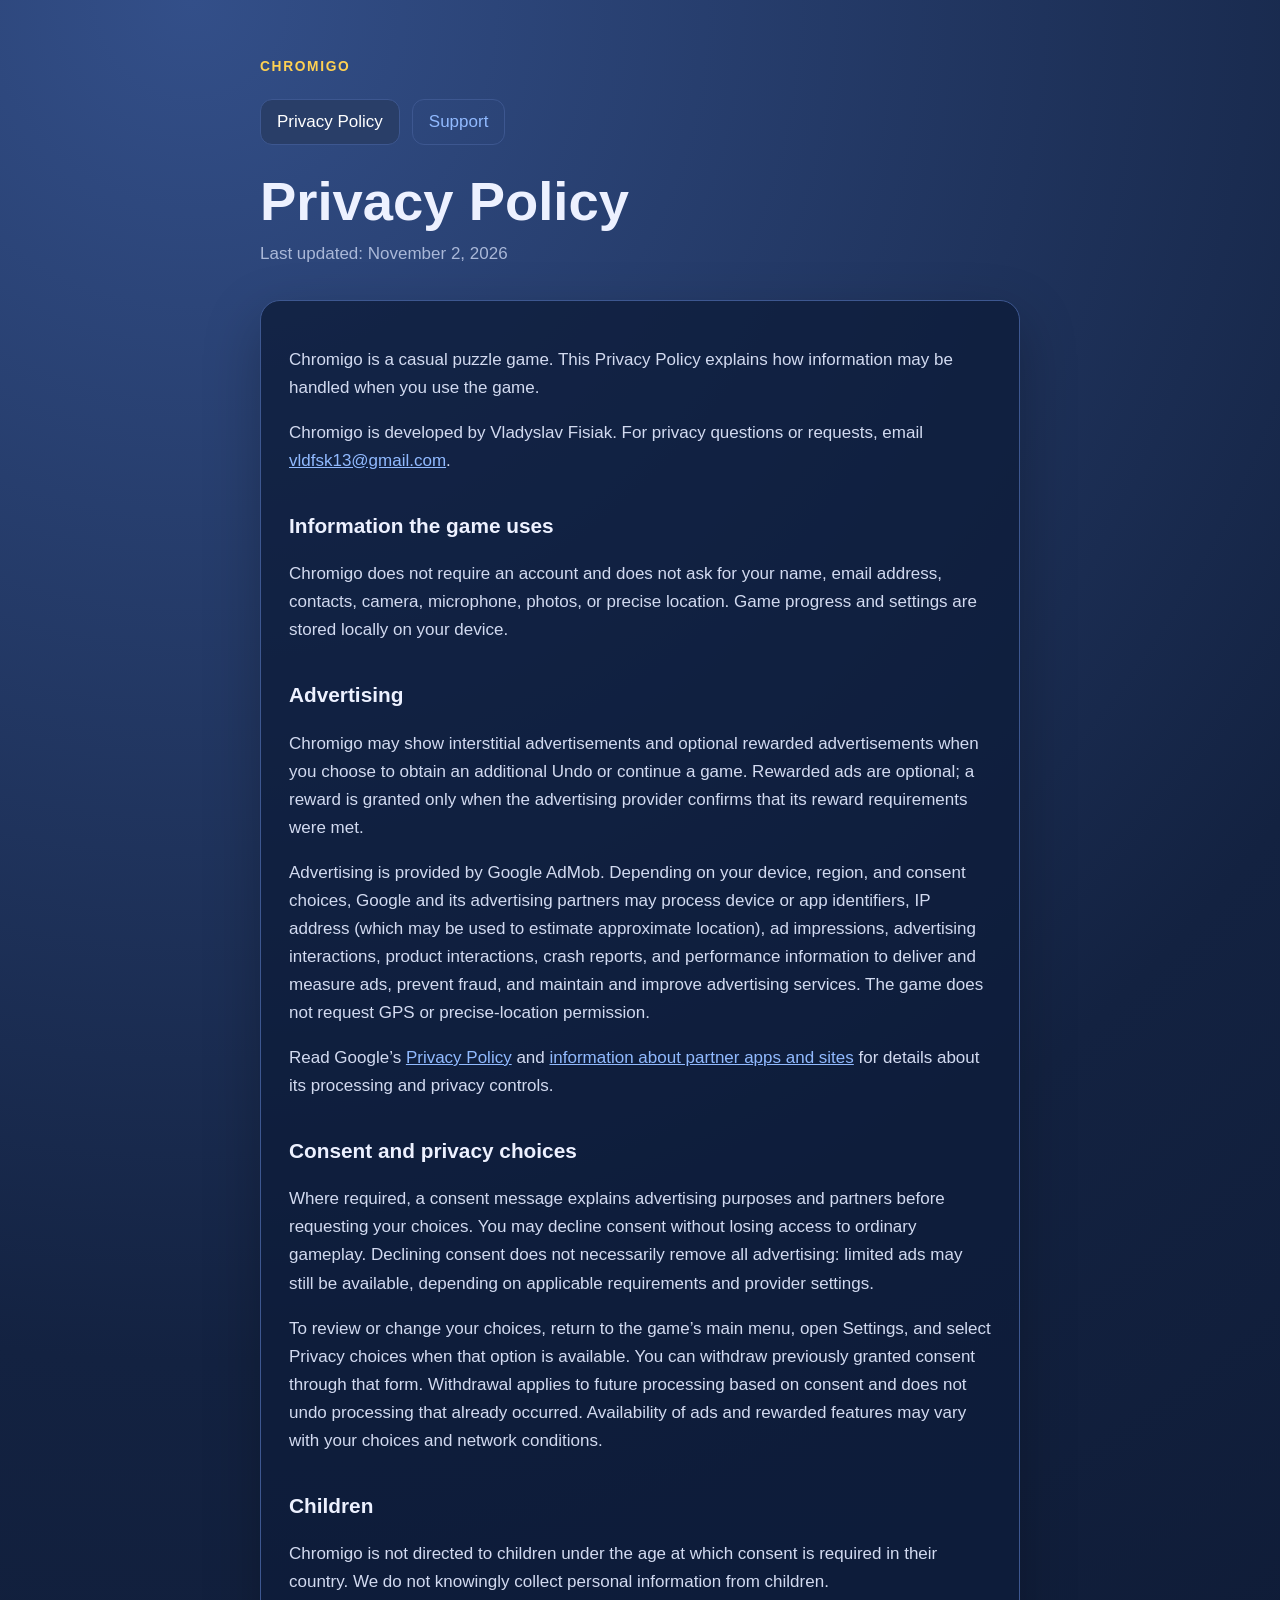
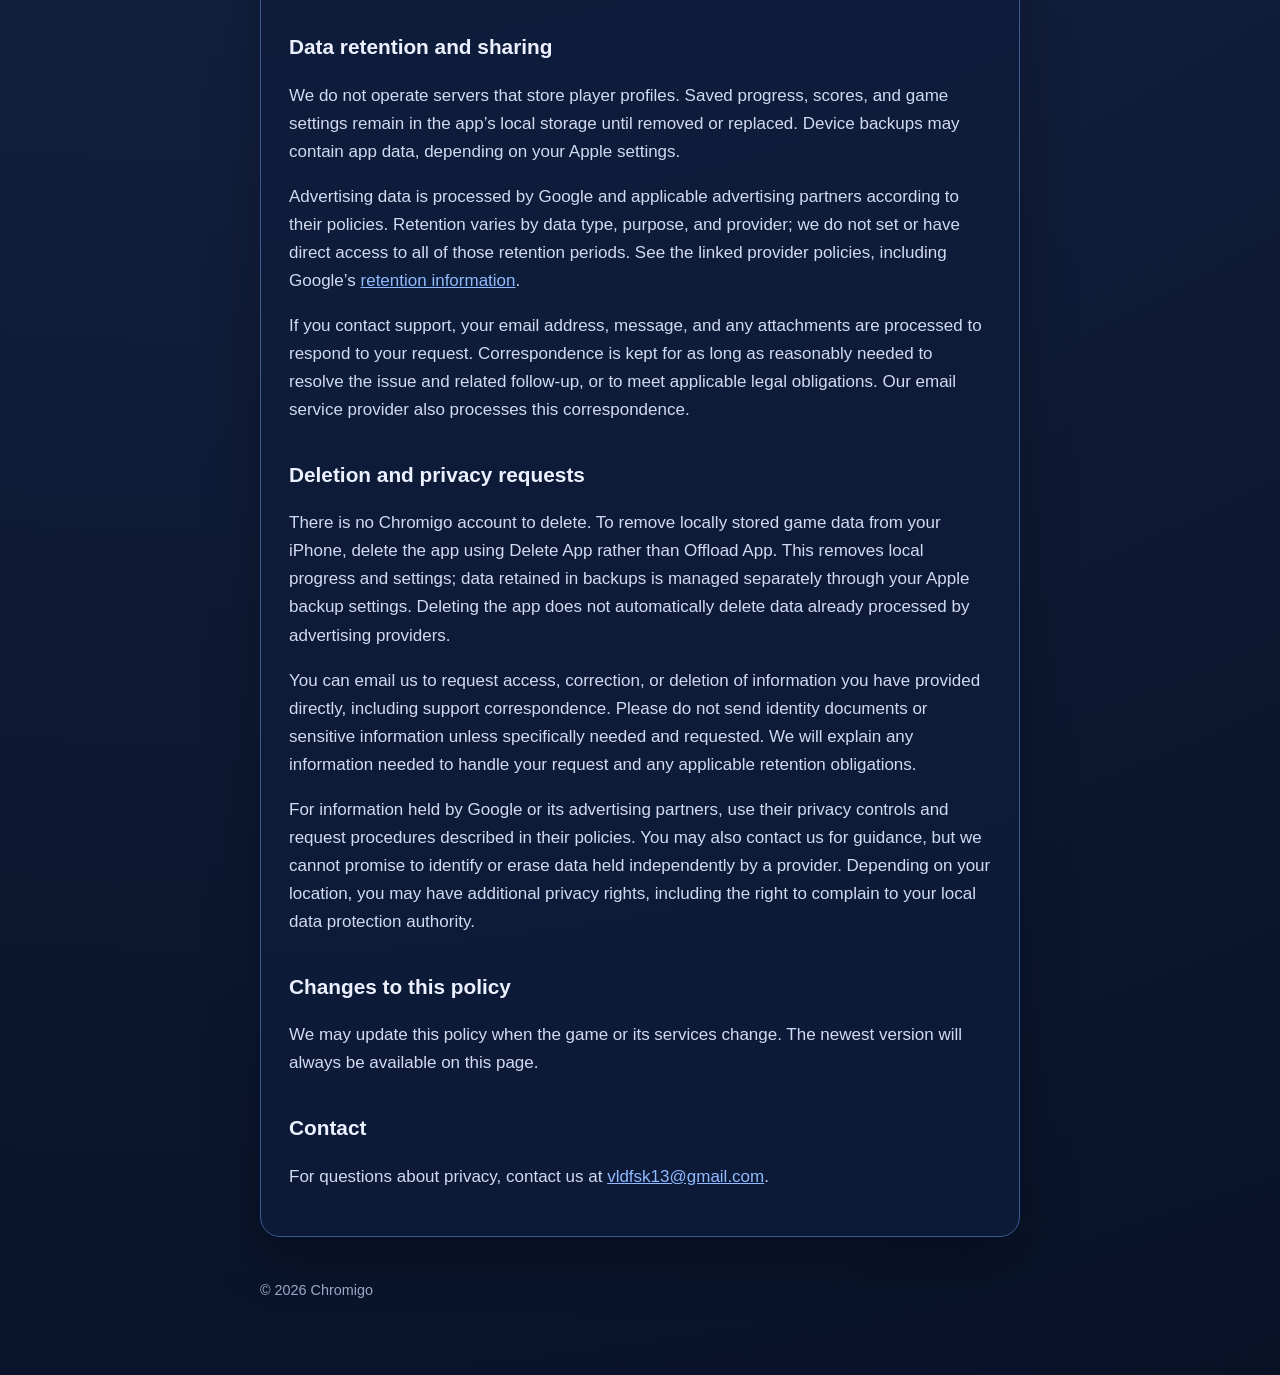
<file: index.html>
<!doctype html>
<html lang="en">
  <head>
    <meta charset="utf-8">
    <meta name="viewport" content="width=device-width, initial-scale=1">
    <meta name="description" content="Privacy Policy for Chromigo">
    <title>Chromigo — Privacy Policy</title>
    <style>
      :root { color-scheme: dark; }
      * { box-sizing: border-box; }
      body {
        margin: 0;
        min-height: 100vh;
        background: radial-gradient(circle at 15% 0%, #334f89 0, #132241 43%, #081126 100%);
        color: #edf1ff;
        font: 17px/1.65 -apple-system, BlinkMacSystemFont, "Segoe UI", sans-serif;
      }
      main { width: min(760px, calc(100% - 40px)); margin: 0 auto; padding: 56px 0 72px; }
      .brand { color: #ffd152; font-weight: 800; font-size: .86rem; letter-spacing: .12em; text-transform: uppercase; }
      h1 { font-size: clamp(2rem, 7vw, 3.4rem); line-height: 1.08; margin: 10px 0 8px; }
      h2 { font-size: 1.3rem; margin: 34px 0 8px; }
      p, li { color: #d2daf0; }
      .updated { color: #aab8d8; margin: 0; }
      .card { margin-top: 32px; padding: 28px; border: 1px solid #3d5790; border-radius: 20px; background: rgba(13, 28, 58, .8); box-shadow: 0 20px 55px rgba(0,0,0,.25); }
      a { color: #91baff; }
      nav { display: flex; flex-wrap: wrap; gap: 12px; margin: 20px 0 28px; }
      nav a { padding: 8px 16px; border: 1px solid #3d5790; border-radius: 12px; text-decoration: none; }
      nav a[aria-current="page"] { background: #293e68; color: #fff; }
      a:focus-visible { outline: 3px solid #ffd152; outline-offset: 4px; }
      footer { color: #9ba9c7; font-size: .9rem; margin-top: 42px; }
    </style>
  </head>
  <body>
    <main>
      <div class="brand">Chromigo</div>
      <nav aria-label="Site navigation">
        <a href="/" aria-current="page">Privacy Policy</a>
        <a href="/support/">Support</a>
      </nav>
      <h1>Privacy Policy</h1>
      <p class="updated">Last updated: November 2, 2026</p>

      <div class="card">
        <p>Chromigo is a casual puzzle game. This Privacy Policy explains how information may be handled when you use the game.</p>
        <p>Chromigo is developed by Vladyslav Fisiak. For privacy questions or requests, email <a href="mailto:vldfsk13@gmail.com">vldfsk13@gmail.com</a>.</p>

        <h2>Information the game uses</h2>
        <p>Chromigo does not require an account and does not ask for your name, email address, contacts, camera, microphone, photos, or precise location. Game progress and settings are stored locally on your device.</p>

        <h2>Advertising</h2>
        <p>Chromigo may show interstitial advertisements and optional rewarded advertisements when you choose to obtain an additional Undo or continue a game. Rewarded ads are optional; a reward is granted only when the advertising provider confirms that its reward requirements were met.</p>
        <p>Advertising is provided by Google AdMob. Depending on your device, region, and consent choices, Google and its advertising partners may process device or app identifiers, IP address (which may be used to estimate approximate location), ad impressions, advertising interactions, product interactions, crash reports, and performance information to deliver and measure ads, prevent fraud, and maintain and improve advertising services. The game does not request GPS or precise-location permission.</p>
        <p>Read Google’s <a href="https://policies.google.com/privacy">Privacy Policy</a> and <a href="https://policies.google.com/technologies/partner-sites">information about partner apps and sites</a> for details about its processing and privacy controls.</p>

        <h2>Consent and privacy choices</h2>
        <p>Where required, a consent message explains advertising purposes and partners before requesting your choices. You may decline consent without losing access to ordinary gameplay. Declining consent does not necessarily remove all advertising: limited ads may still be available, depending on applicable requirements and provider settings.</p>
        <p>To review or change your choices, return to the game’s main menu, open Settings, and select Privacy choices when that option is available. You can withdraw previously granted consent through that form. Withdrawal applies to future processing based on consent and does not undo processing that already occurred. Availability of ads and rewarded features may vary with your choices and network conditions.</p>

        <h2>Children</h2>
        <p>Chromigo is not directed to children under the age at which consent is required in their country. We do not knowingly collect personal information from children.</p>

        <h2>Data retention and sharing</h2>
        <p>We do not operate servers that store player profiles. Saved progress, scores, and game settings remain in the app’s local storage until removed or replaced. Device backups may contain app data, depending on your Apple settings.</p>
        <p>Advertising data is processed by Google and applicable advertising partners according to their policies. Retention varies by data type, purpose, and provider; we do not set or have direct access to all of those retention periods. See the linked provider policies, including Google’s <a href="https://policies.google.com/technologies/retention">retention information</a>.</p>
        <p>If you contact support, your email address, message, and any attachments are processed to respond to your request. Correspondence is kept for as long as reasonably needed to resolve the issue and related follow-up, or to meet applicable legal obligations. Our email service provider also processes this correspondence.</p>

        <h2>Deletion and privacy requests</h2>
        <p>There is no Chromigo account to delete. To remove locally stored game data from your iPhone, delete the app using Delete App rather than Offload App. This removes local progress and settings; data retained in backups is managed separately through your Apple backup settings. Deleting the app does not automatically delete data already processed by advertising providers.</p>
        <p>You can email us to request access, correction, or deletion of information you have provided directly, including support correspondence. Please do not send identity documents or sensitive information unless specifically needed and requested. We will explain any information needed to handle your request and any applicable retention obligations.</p>
        <p>For information held by Google or its advertising partners, use their privacy controls and request procedures described in their policies. You may also contact us for guidance, but we cannot promise to identify or erase data held independently by a provider. Depending on your location, you may have additional privacy rights, including the right to complain to your local data protection authority.</p>

        <h2>Changes to this policy</h2>
        <p>We may update this policy when the game or its services change. The newest version will always be available on this page.</p>

        <h2>Contact</h2>
        <p>For questions about privacy, contact us at <a href="mailto:vldfsk13@gmail.com">vldfsk13@gmail.com</a>.</p>
      </div>

      <footer>© 2026 Chromigo</footer>
    </main>
  </body>
</html>
</file>
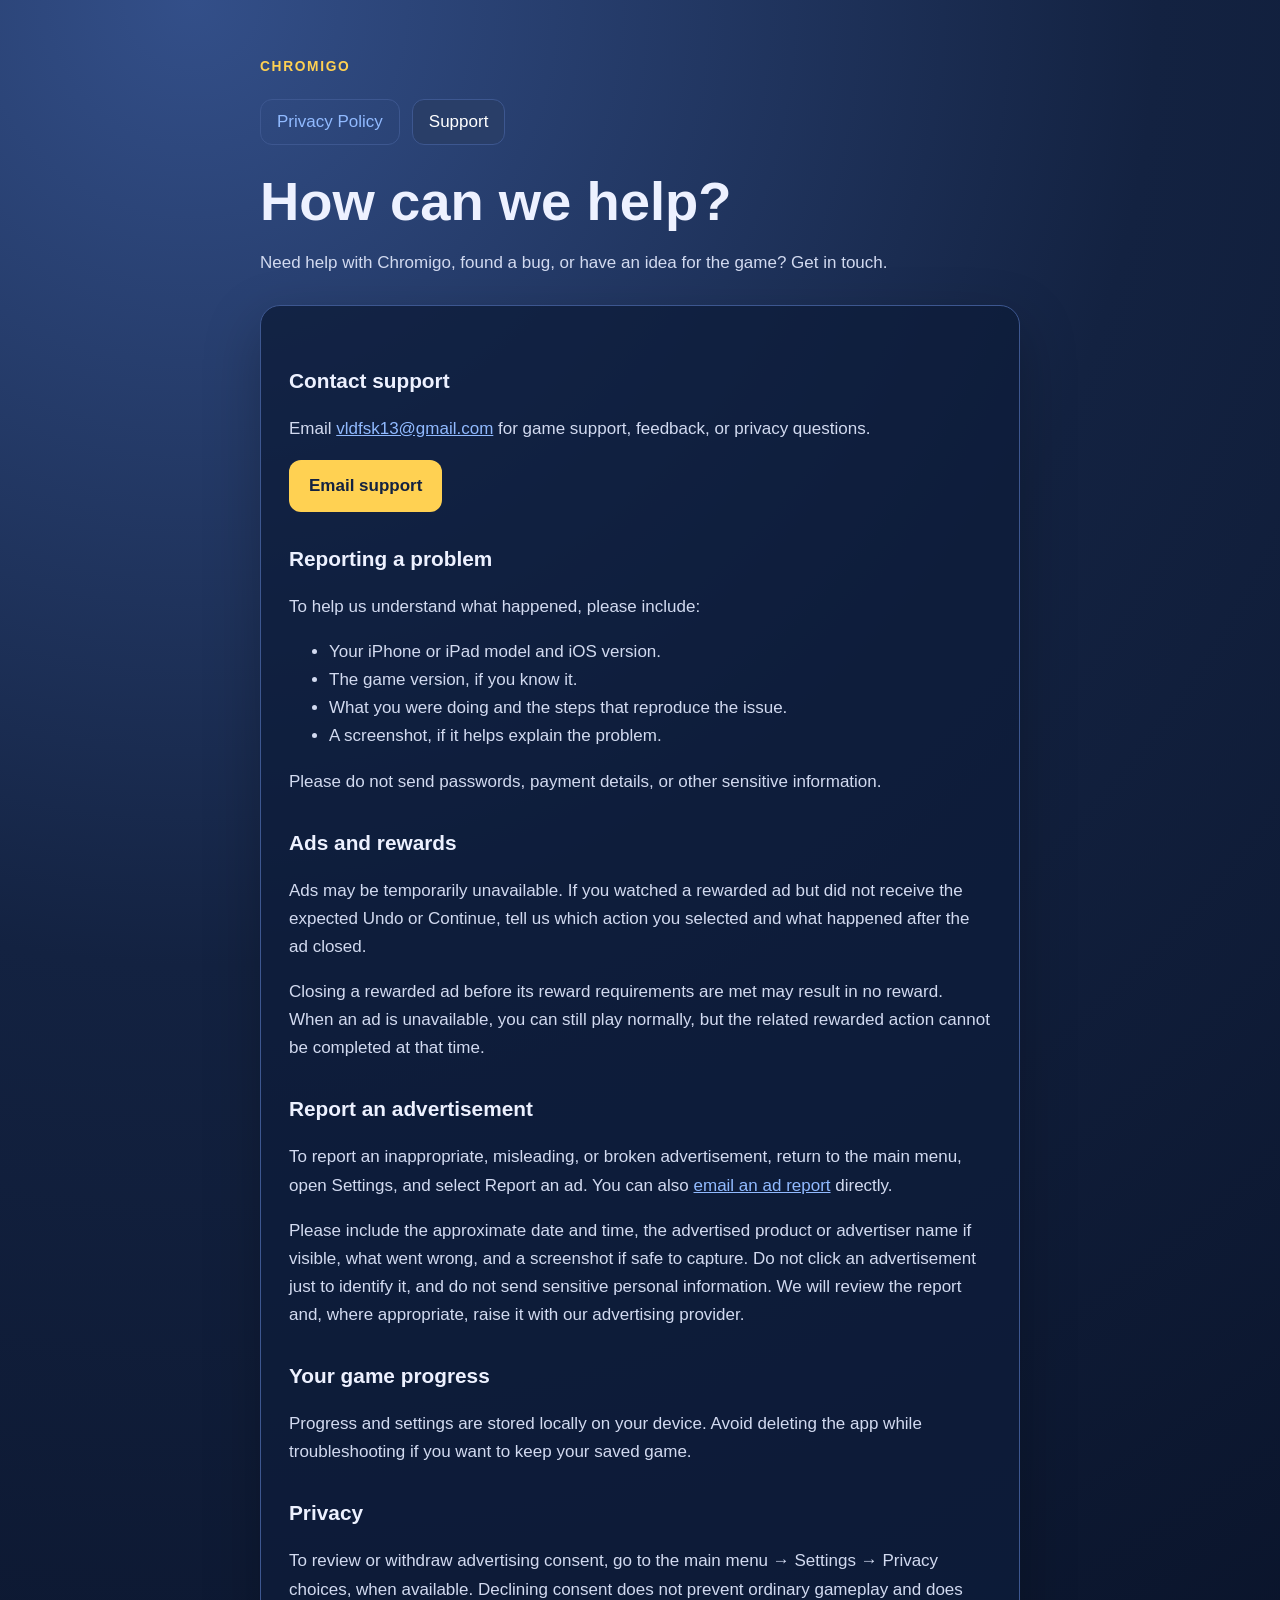
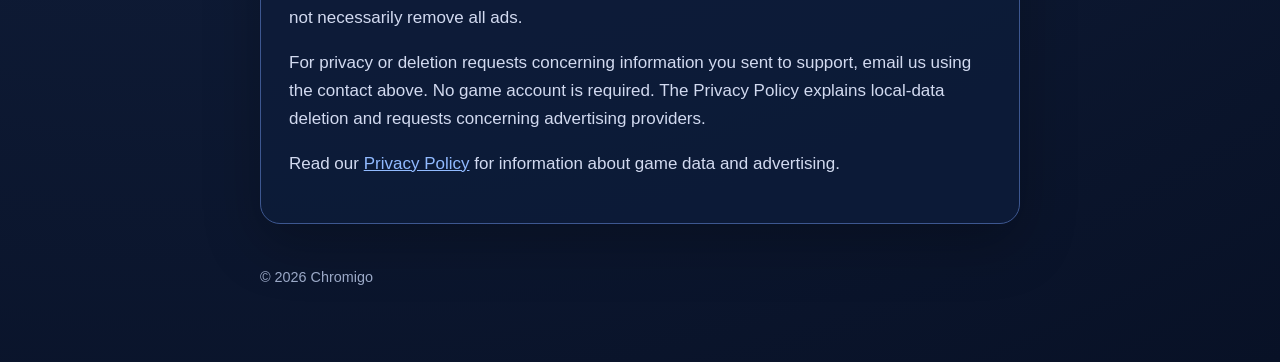
<file: support/index.html>
<!doctype html>
<html lang="en">
  <head>
    <meta charset="utf-8">
    <meta name="viewport" content="width=device-width, initial-scale=1">
    <meta name="description" content="Get help with Chromigo. Contact support, report a bug, or share feedback about the game.">
    <title>Chromigo — Support</title>
    <style>
      :root { color-scheme: dark; }
      * { box-sizing: border-box; }
      body { margin: 0; min-height: 100vh; background: radial-gradient(circle at 15% 0%, #334f89 0, #132241 43%, #081126 100%); color: #edf1ff; font: 17px/1.65 -apple-system, BlinkMacSystemFont, "Segoe UI", sans-serif; }
      main { width: min(760px, calc(100% - 40px)); margin: 0 auto; padding: 56px 0 72px; }
      .brand { color: #ffd152; font-weight: 800; font-size: .86rem; letter-spacing: .12em; text-transform: uppercase; }
      nav { display: flex; flex-wrap: wrap; gap: 12px; margin: 20px 0 28px; }
      nav a { padding: 8px 16px; border: 1px solid #3d5790; border-radius: 12px; text-decoration: none; }
      nav a[aria-current="page"] { background: #293e68; color: #fff; }
      h1 { font-size: clamp(2rem, 7vw, 3.4rem); line-height: 1.08; margin: 10px 0 16px; }
      h2 { font-size: 1.3rem; margin: 30px 0 8px; }
      p, li { color: #d2daf0; }
      .card { margin-top: 28px; padding: 28px; border: 1px solid #3d5790; border-radius: 20px; background: rgba(13, 28, 58, .8); box-shadow: 0 20px 55px rgba(0,0,0,.25); }
      a { color: #91baff; overflow-wrap: anywhere; }
      .contact { display: inline-block; padding: 12px 20px; border-radius: 12px; background: #ffd152; color: #132241; font-weight: 700; text-decoration: none; }
      a:focus-visible { outline: 3px solid #ffd152; outline-offset: 4px; }
      footer { color: #9ba9c7; font-size: .9rem; margin-top: 42px; }
    </style>
  </head>
  <body>
    <main>
      <div class="brand">Chromigo</div>
      <nav aria-label="Site navigation">
        <a href="/">Privacy Policy</a>
        <a href="/support/" aria-current="page">Support</a>
      </nav>
      <h1>How can we help?</h1>
      <p>Need help with Chromigo, found a bug, or have an idea for the game? Get in touch.</p>
      <section class="card" aria-labelledby="contact-heading">
        <h2 id="contact-heading">Contact support</h2>
        <p>Email <a href="mailto:vldfsk13@gmail.com">vldfsk13@gmail.com</a> for game support, feedback, or privacy questions.</p>
        <a class="contact" href="mailto:vldfsk13@gmail.com?subject=Chromigo%20Support">Email support</a>
        <h2>Reporting a problem</h2>
        <p>To help us understand what happened, please include:</p>
        <ul>
          <li>Your iPhone or iPad model and iOS version.</li>
          <li>The game version, if you know it.</li>
          <li>What you were doing and the steps that reproduce the issue.</li>
          <li>A screenshot, if it helps explain the problem.</li>
        </ul>
        <p>Please do not send passwords, payment details, or other sensitive information.</p>
        <h2>Ads and rewards</h2>
        <p>Ads may be temporarily unavailable. If you watched a rewarded ad but did not receive the expected Undo or Continue, tell us which action you selected and what happened after the ad closed.</p>
        <p>Closing a rewarded ad before its reward requirements are met may result in no reward. When an ad is unavailable, you can still play normally, but the related rewarded action cannot be completed at that time.</p>
        <h2>Report an advertisement</h2>
        <p>To report an inappropriate, misleading, or broken advertisement, return to the main menu, open Settings, and select Report an ad. You can also <a href="mailto:vldfsk13@gmail.com?subject=Chromigo%20Ad%20Report">email an ad report</a> directly.</p>
        <p>Please include the approximate date and time, the advertised product or advertiser name if visible, what went wrong, and a screenshot if safe to capture. Do not click an advertisement just to identify it, and do not send sensitive personal information. We will review the report and, where appropriate, raise it with our advertising provider.</p>
        <h2>Your game progress</h2>
        <p>Progress and settings are stored locally on your device. Avoid deleting the app while troubleshooting if you want to keep your saved game.</p>
        <h2>Privacy</h2>
        <p>To review or withdraw advertising consent, go to the main menu → Settings → Privacy choices, when available. Declining consent does not prevent ordinary gameplay and does not necessarily remove all ads.</p>
        <p>For privacy or deletion requests concerning information you sent to support, email us using the contact above. No game account is required. The Privacy Policy explains local-data deletion and requests concerning advertising providers.</p>
        <p>Read our <a href="/">Privacy Policy</a> for information about game data and advertising.</p>
      </section>
      <footer>© 2026 Chromigo</footer>
    </main>
  </body>
</html>
</file>
